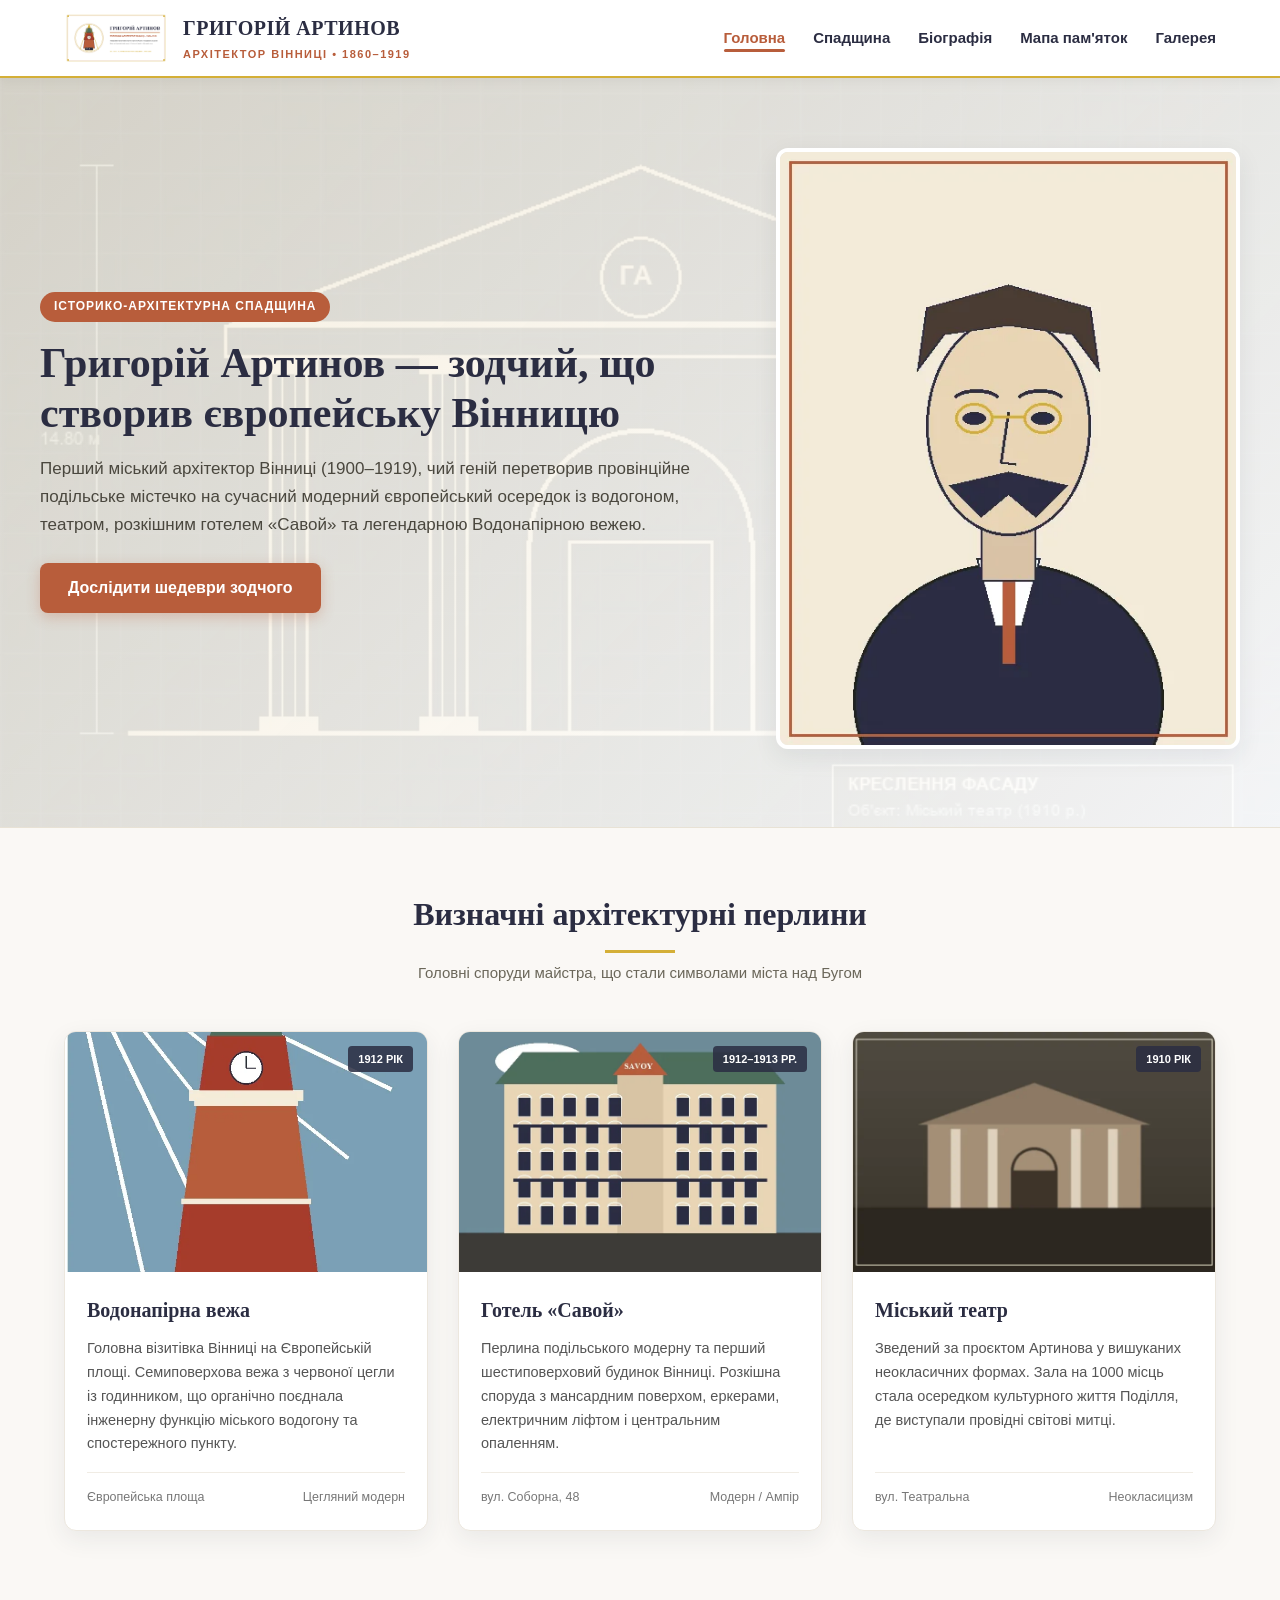
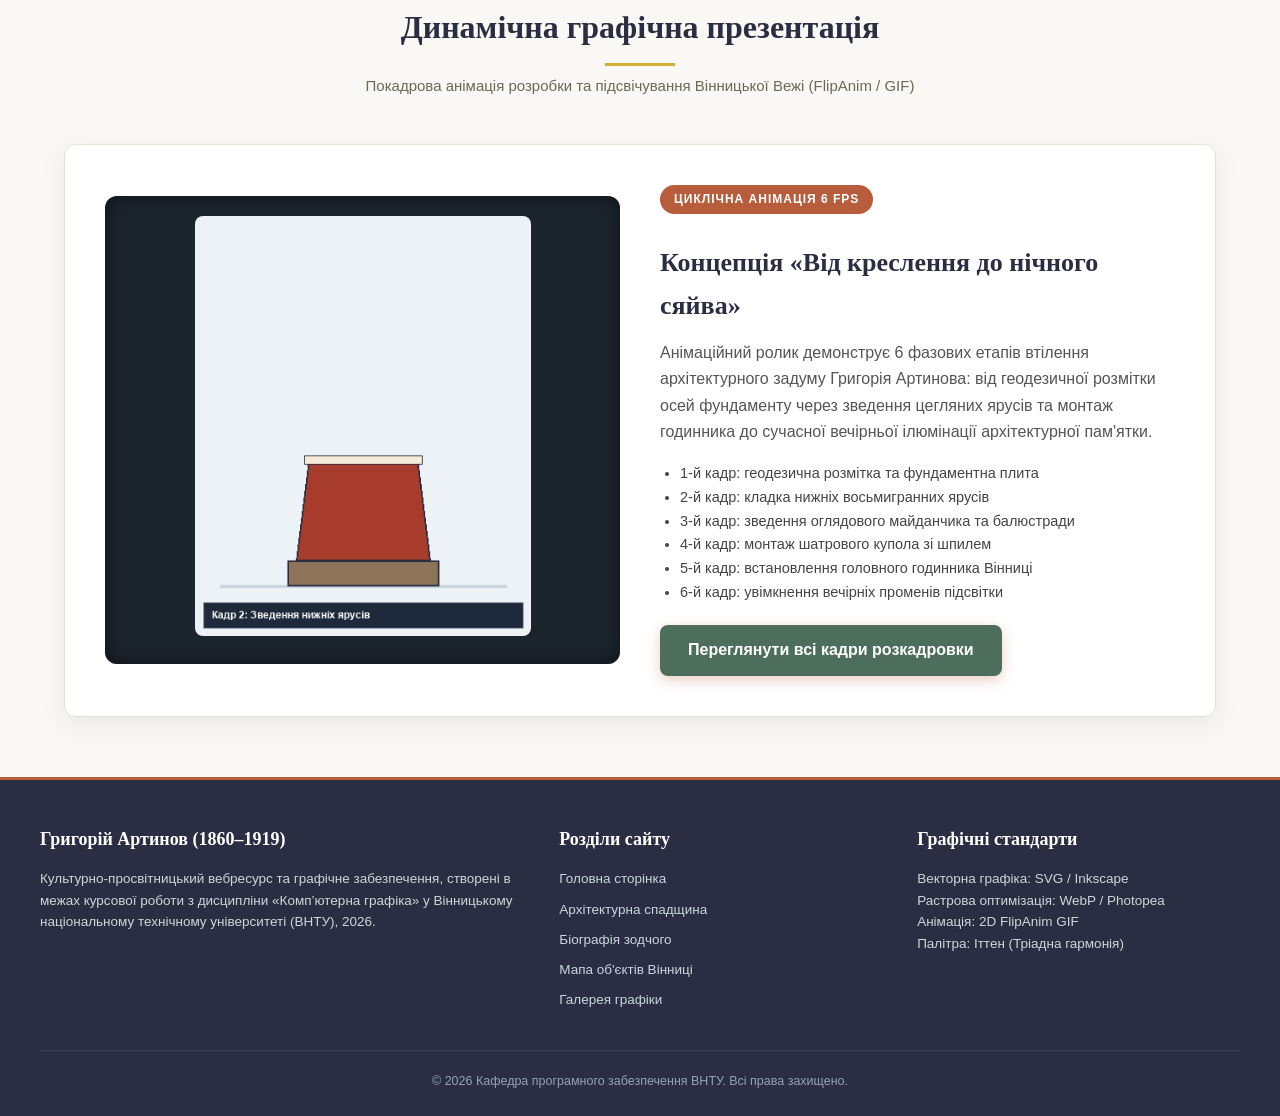
<file: index.html>
<!DOCTYPE html>
<html lang="uk">
<head>
  <meta charset="UTF-8">
  <meta name="viewport" content="width=device-width, initial-scale=1.0">
  <title>Григорій Артинов — перший міський архітектор Вінниці</title>
  <link rel="stylesheet" href="css/style.css">
</head>
<body>
  <header>
    <div class="nav-container">
      <a href="index.html" class="logo-link">
        <img src="img/logo.png" alt="Логотип Григорій Артинов" class="logo-img">
        <div>
          <div class="logo-text">ГРИГОРІЙ АРТИНОВ</div>
          <div class="logo-sub">Архітектор Вінниці • 1860–1919</div>
        </div>
      </a>
      <nav>
        <ul>
          <li><a href="index.html" class="active">Головна</a></li>
          <li><a href="pages/heritage.html">Спадщина</a></li>
          <li><a href="pages/biography.html">Біографія</a></li>
          <li><a href="pages/map.html">Мапа пам'яток</a></li>
          <li><a href="pages/gallery.html">Галерея</a></li>
        </ul>
      </nav>
    </div>
  </header>

  <section class="hero">
    <div class="hero-inner">
      <div class="hero-content">
        <span class="hero-badge">Історико-архітектурна спадщина</span>
        <h1>Григорій Артинов — зодчий, що створив європейську Вінницю</h1>
        <p>
          Перший міський архітектор Вінниці (1900–1919), чий геній перетворив провінційне подільське містечко
          на сучасний модерний європейський осередок із водогоном, театром, розкішним готелем «Савой»
          та легендарною Водонапірною вежею.
        </p>
        <a href="pages/heritage.html" class="hero-btn">Дослідити шедеври зодчого</a>
      </div>
      <div class="hero-media">
        <img src="img/artynov-portrait.webp" srcset="img/artynov-portrait.webp 1x, img/artynov-portrait.webp 2x" alt="Векторний портрет Григорія Артинова" class="hero-img" fetchpriority="high">
      </div>
    </div>
  </section>

  <main class="container">
    <div class="section-header">
      <h2 class="section-title">Визначні архітектурні перлини</h2>
      <p class="section-subtitle">Головні споруди майстра, що стали символами міста над Бугом</p>
    </div>

    <div class="grid-3">
      <div class="card">
        <div class="card-img-wrap">
          <img src="img/water-tower.webp" srcset="img/water-tower.webp 1x, img/water-tower.webp 2x" alt="Вінницька Водонапірна Вежа" loading="lazy">
          <span class="card-tag">1912 рік</span>
        </div>
        <div class="card-body">
          <h3 class="card-title">Водонапірна вежа</h3>
          <p class="card-text">
            Головна візитівка Вінниці на Європейській площі. Семиповерхова вежа з червоної цегли із годинником,
            що органічно поєднала інженерну функцію міського водогону та спостережного пункту.
          </p>
          <div class="card-footer">
            <span>Європейська площа</span>
            <span>Цегляний модерн</span>
          </div>
        </div>
      </div>

      <div class="card">
        <div class="card-img-wrap">
          <img src="img/savoy-hotel.webp" srcset="img/savoy-hotel.webp 1x, img/savoy-hotel.webp 2x" alt="Готель Савой" loading="lazy">
          <span class="card-tag">1912–1913 рр.</span>
        </div>
        <div class="card-body">
          <h3 class="card-title">Готель «Савой»</h3>
          <p class="card-text">
            Перлина подільського модерну та перший шестиповерховий будинок Вінниці. Розкішна споруда з мансардним
            поверхом, еркерами, електричним ліфтом і центральним опаленням.
          </p>
          <div class="card-footer">
            <span>вул. Соборна, 48</span>
            <span>Модерн / Ампір</span>
          </div>
        </div>
      </div>

      <div class="card">
        <div class="card-img-wrap">
          <img src="img/city-theatre.webp" srcset="img/city-theatre.webp 1x, img/city-theatre.webp 2x" alt="Вінницький міський театр" loading="lazy">
          <span class="card-tag">1910 рік</span>
        </div>
        <div class="card-body">
          <h3 class="card-title">Міський театр</h3>
          <p class="card-text">
            Зведений за проєктом Артинова у вишуканих неокласичних формах. Зала на 1000 місць стала осередком
            культурного життя Поділля, де виступали провідні світові митці.
          </p>
          <div class="card-footer">
            <span>вул. Театральна</span>
            <span>Неокласицизм</span>
          </div>
        </div>
      </div>
    </div>

    <div style="margin-top: 70px;">
      <div class="section-header">
        <h2 class="section-title">Динамічна графічна презентація</h2>
        <p class="section-subtitle">Покадрова анімація розробки та підсвічування Вінницької Вежі (FlipAnim / GIF)</p>
      </div>

      <div class="animation-showcase">
        <div class="anim-img-box">
          <img src="img/tower-animation.gif" alt="Покадрова анімація будівництва Вінницької Вежі">
        </div>
        <div>
          <span class="hero-badge">Циклічна анімація 6 FPS</span>
          <h3 style="font-family: var(--font-serif); font-size: 26px; margin: 12px 0;">Концепція «Від креслення до нічного сяйва»</h3>
          <p style="margin-bottom: 16px; color: #555;">
            Анімаційний ролик демонструє 6 фазових етапів втілення архітектурного задуму Григорія Артинова:
            від геодезичної розмітки осей фундаменту через зведення цегляних ярусів та монтаж годинника
            до сучасної вечірньої ілюмінації архітектурної пам'ятки.
          </p>
          <ul style="margin-left: 20px; color: #444; font-size: 14.5px; margin-bottom: 20px;">
            <li>1-й кадр: геодезична розмітка та фундаментна плита</li>
            <li>2-й кадр: кладка нижніх восьмигранних ярусів</li>
            <li>3-й кадр: зведення оглядового майданчика та балюстради</li>
            <li>4-й кадр: монтаж шатрового купола зі шпилем</li>
            <li>5-й кадр: встановлення головного годинника Вінниці</li>
            <li>6-й кадр: увімкнення вечірніх променів підсвітки</li>
          </ul>
          <a href="pages/gallery.html" class="hero-btn" style="background: var(--color-accent-green);">Переглянути всі кадри розкадровки</a>
        </div>
      </div>
    </div>
  </main>

  <footer>
    <div class="footer-inner">
      <div class="footer-col">
        <h3>Григорій Артинов (1860–1919)</h3>
        <p>
          Культурно-просвітницький вебресурс та графічне забезпечення, створені в межах курсової роботи
          з дисципліни «Комп’ютерна графіка» у Вінницькому національному технічному університеті (ВНТУ), 2026.
        </p>
      </div>
      <div class="footer-col">
        <h3>Розділи сайту</h3>
        <ul>
          <li><a href="index.html">Головна сторінка</a></li>
          <li><a href="pages/heritage.html">Архітектурна спадщина</a></li>
          <li><a href="pages/biography.html">Біографія зодчого</a></li>
          <li><a href="pages/map.html">Мапа об'єктів Вінниці</a></li>
          <li><a href="pages/gallery.html">Галерея графіки</a></li>
        </ul>
      </div>
      <div class="footer-col">
        <h3>Графічні стандарти</h3>
        <p>
          Векторна графіка: SVG / Inkscape<br>
          Растрова оптимізація: WebP / Photopea<br>
          Анімація: 2D FlipAnim GIF<br>
          Палітра: Іттен (Тріадна гармонія)
        </p>
      </div>
    </div>
    <div class="footer-bottom">
      © 2026 Кафедра програмного забезпечення ВНТУ. Всі права захищено.
    </div>
  </footer>

  <script src="js/main.js"></script>
</body>
</html>
</file>
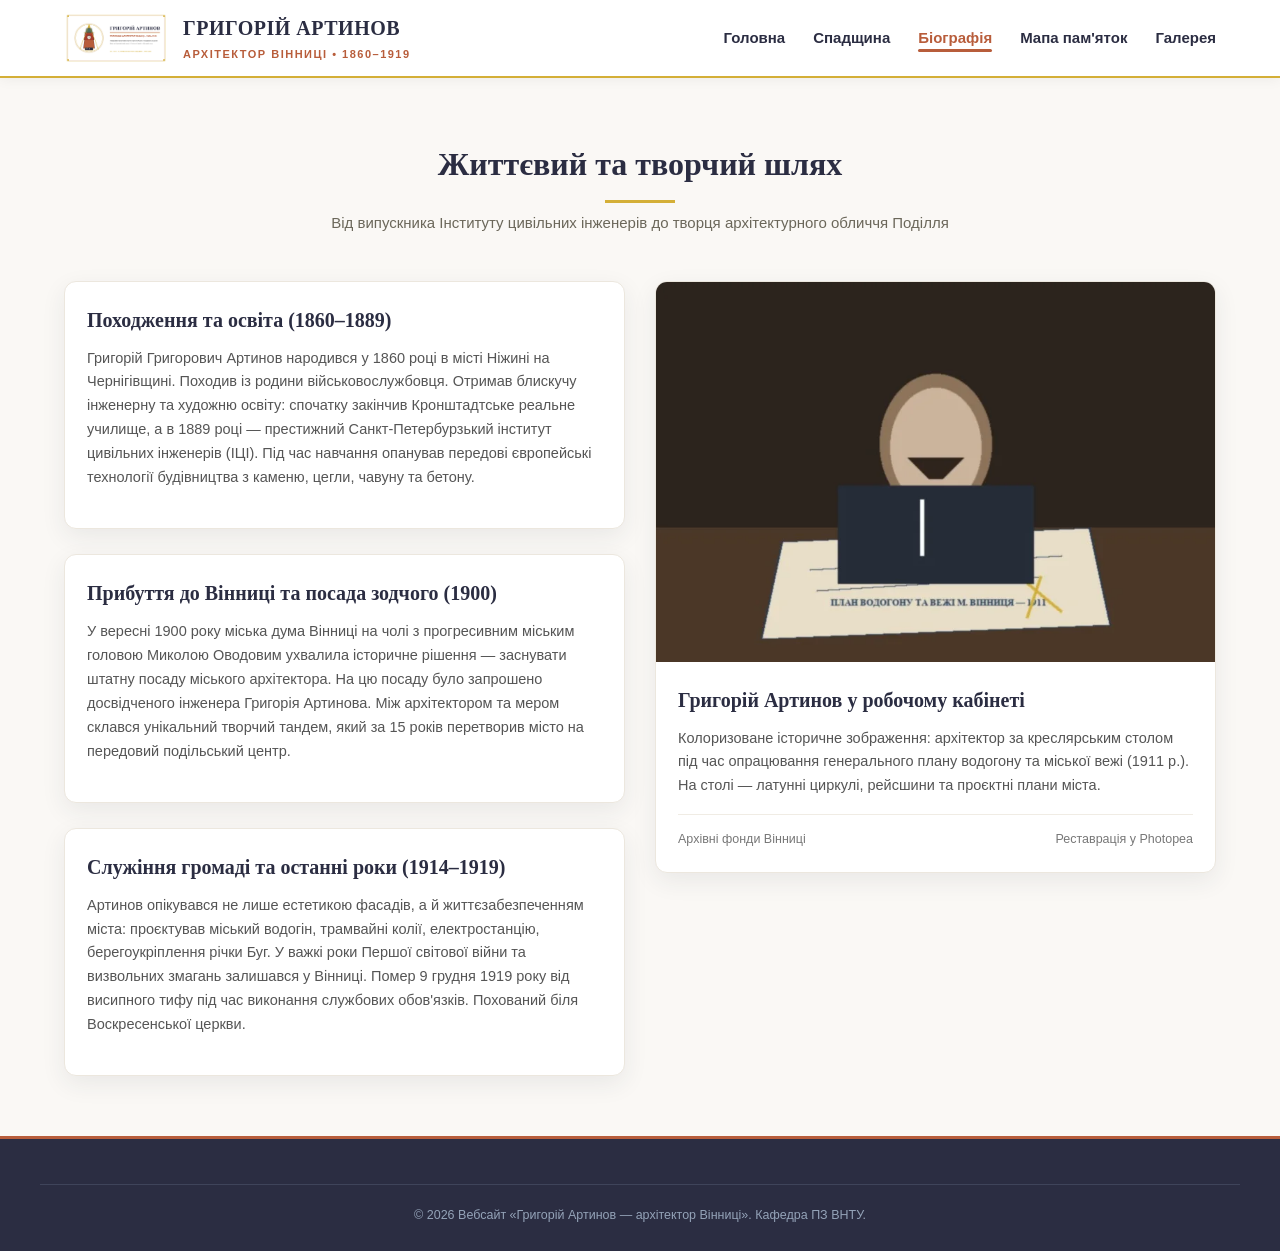
<file: pages/biography.html>
<!DOCTYPE html>
<html lang="uk">
<head>
  <meta charset="UTF-8">
  <meta name="viewport" content="width=device-width, initial-scale=1.0">
  <title>Біографія — Григорій Артинов</title>
  <link rel="stylesheet" href="../css/style.css">
</head>
<body>
  <header>
    <div class="nav-container">
      <a href="../index.html" class="logo-link">
        <img src="../img/logo.png" alt="Логотип" class="logo-img">
        <div>
          <div class="logo-text">ГРИГОРІЙ АРТИНОВ</div>
          <div class="logo-sub">Архітектор Вінниці • 1860–1919</div>
        </div>
      </a>
      <nav>
        <ul>
          <li><a href="../index.html">Головна</a></li>
          <li><a href="heritage.html">Спадщина</a></li>
          <li><a href="biography.html" class="active">Біографія</a></li>
          <li><a href="map.html">Мапа пам'яток</a></li>
          <li><a href="gallery.html">Галерея</a></li>
        </ul>
      </nav>
    </div>
  </header>

  <main class="container">
    <div class="section-header">
      <h1 class="section-title">Життєвий та творчий шлях</h1>
      <p class="section-subtitle">Від випускника Інституту цивільних інженерів до творця архітектурного обличчя Поділля</p>
    </div>

    <div class="grid-2" style="align-items: start;">
      <div>
        <div class="card" style="margin-bottom: 25px;">
          <div class="card-body">
            <h2 class="card-title">Походження та освіта (1860–1889)</h2>
            <p class="card-text">
              Григорій Григорович Артинов народився у 1860 році в місті Ніжині на Чернігівщині. Походив із родини військовослужбовця.
              Отримав блискучу інженерну та художню освіту: спочатку закінчив Кронштадтське реальне училище, а в 1889 році — престижний
              Санкт-Петербурзький інститут цивільних інженерів (ІЦІ). Під час навчання опанував передові європейські технології
              будівництва з каменю, цегли, чавуну та бетону.
            </p>
          </div>
        </div>

        <div class="card" style="margin-bottom: 25px;">
          <div class="card-body">
            <h2 class="card-title">Прибуття до Вінниці та посада зодчого (1900)</h2>
            <p class="card-text">
              У вересні 1900 року міська дума Вінниці на чолі з прогресивним міським головою Миколою Оводовим ухвалила історичне рішення —
              заснувати штатну посаду міського архітектора. На цю посаду було запрошено досвідченого інженера Григорія Артинова.
              Між архітектором та мером склався унікальний творчий тандем, який за 15 років перетворив місто на передовий подільський центр.
            </p>
          </div>
        </div>

        <div class="card">
          <div class="card-body">
            <h2 class="card-title">Служіння громаді та останні роки (1914–1919)</h2>
            <p class="card-text">
              Артинов опікувався не лише естетикою фасадів, а й життєзабезпеченням міста: проєктував міський водогін, трамвайні колії,
              електростанцію, берегоукріплення річки Буг. У важкі роки Першої світової війни та визвольних змагань залишався у Вінниці.
              Помер 9 грудня 1919 року від висипного тифу під час виконання службових обов'язків. Похований біля Воскресенської церкви.
            </p>
          </div>
        </div>
      </div>

      <div>
        <div class="card">
          <div class="card-img-wrap" style="height: 380px;">
            <img src="../img/artynov-studio.webp" alt="Григорій Артинов у кабінеті" loading="lazy">
          </div>
          <div class="card-body">
            <h3 class="card-title">Григорій Артинов у робочому кабінеті</h3>
            <p class="card-text">
              Колоризоване історичне зображення: архітектор за креслярським столом під час опрацювання генерального плану
              водогону та міської вежі (1911 р.). На столі — латунні циркулі, рейсшини та проєктні плани міста.
            </p>
            <div class="card-footer">
              <span>Архівні фонди Вінниці</span>
              <span>Реставрація у Photopea</span>
            </div>
          </div>
        </div>
      </div>
    </div>
  </main>

  <footer>
    <div class="footer-bottom">
      © 2026 Вебсайт «Григорій Артинов — архітектор Вінниці». Кафедра ПЗ ВНТУ.
    </div>
  </footer>
</body>
</html>
</file>
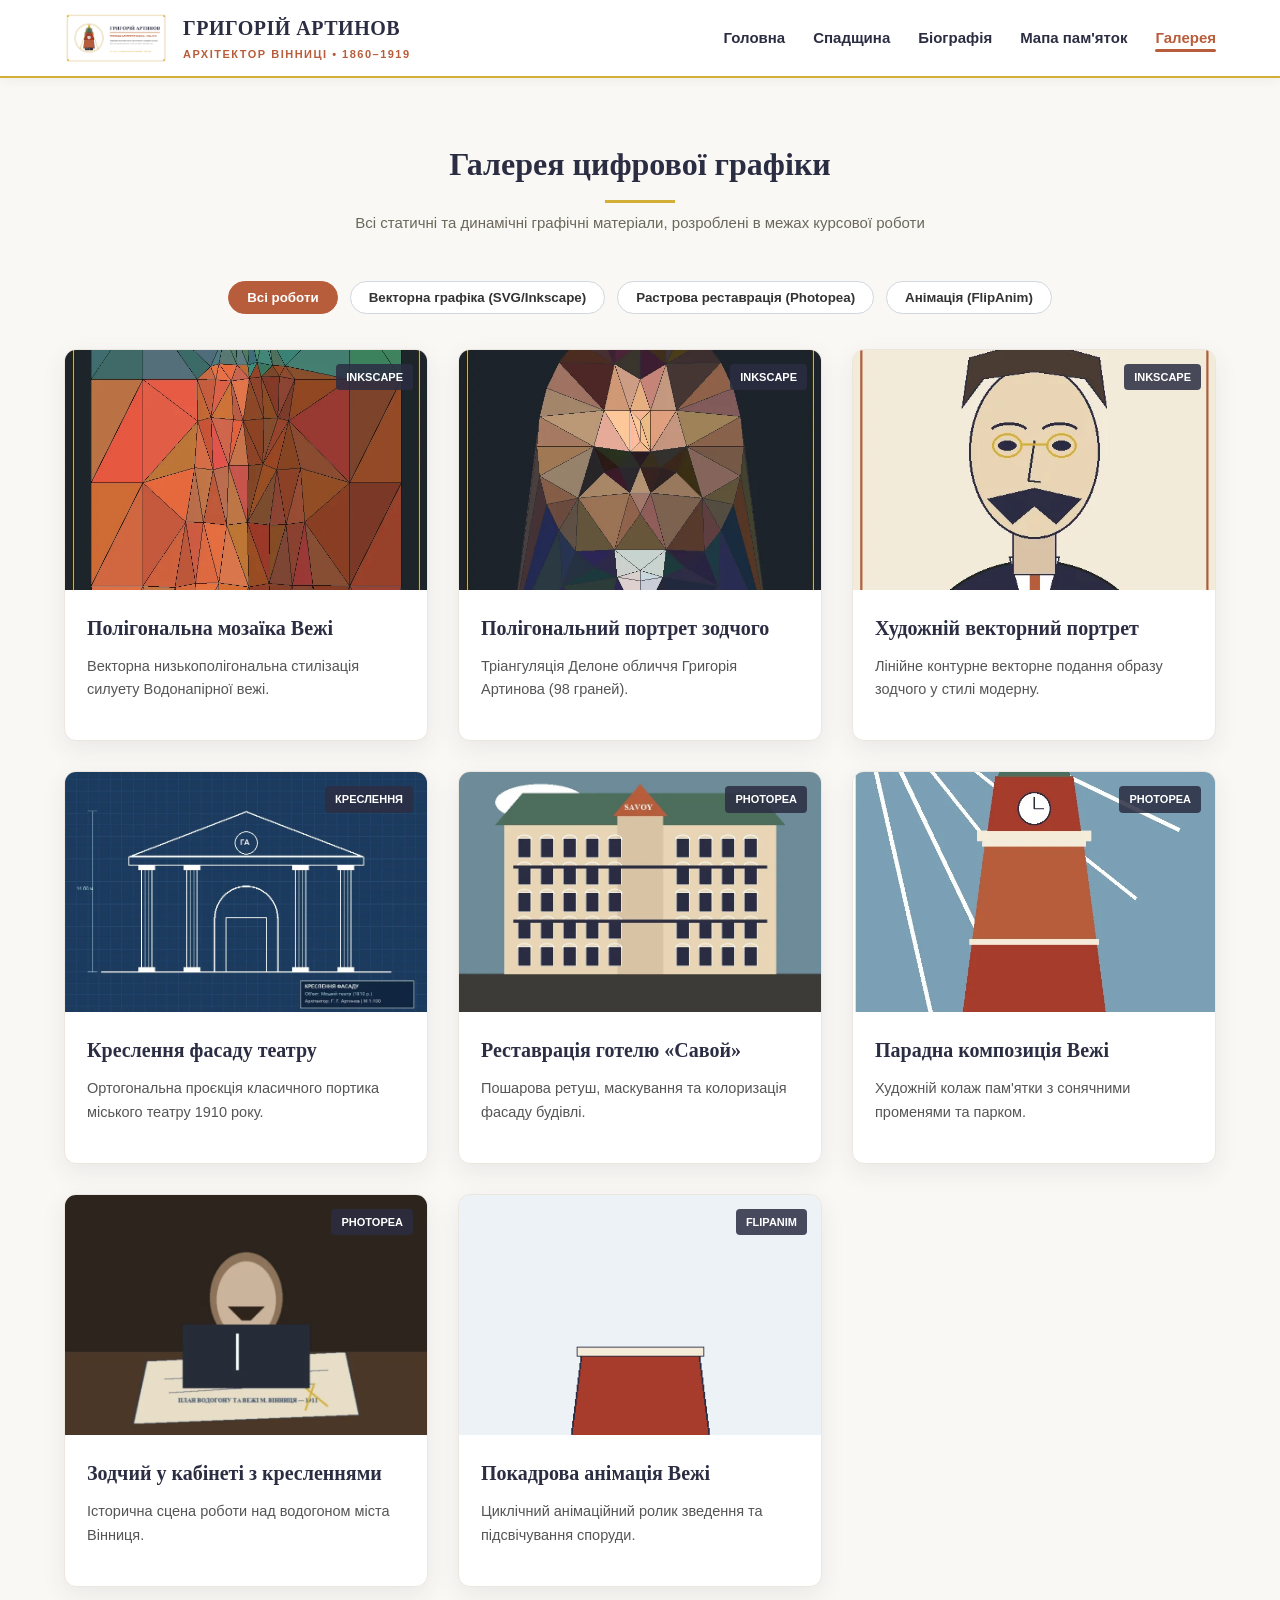
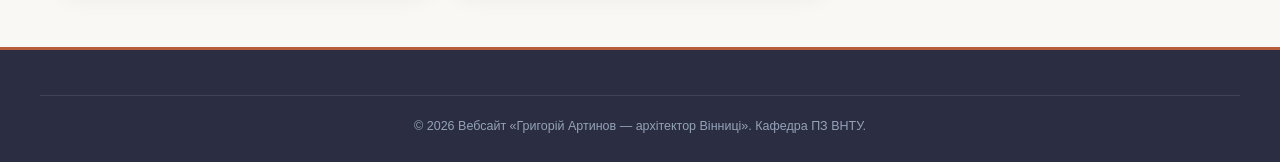
<file: pages/gallery.html>
<!DOCTYPE html>
<html lang="uk">
<head>
  <meta charset="UTF-8">
  <meta name="viewport" content="width=device-width, initial-scale=1.0">
  <title>Галерея графіки — Григорій Артинов</title>
  <link rel="stylesheet" href="../css/style.css">
  <style>
    .filter-bar {
      display: flex;
      justify-content: center;
      gap: 12px;
      margin-bottom: 35px;
      flex-wrap: wrap;
    }
    .filter-btn {
      background: #FFF;
      border: 1px solid #D0D7DE;
      padding: 8px 18px;
      border-radius: 20px;
      font-weight: 600;
      color: #333;
      cursor: pointer;
      transition: all 0.2s;
    }
    .filter-btn.active, .filter-btn:hover {
      background: var(--color-primary);
      color: #FFF;
      border-color: var(--color-primary);
    }
  </style>
</head>
<body>
  <header>
    <div class="nav-container">
      <a href="../index.html" class="logo-link">
        <img src="../img/logo.png" alt="Логотип" class="logo-img">
        <div>
          <div class="logo-text">ГРИГОРІЙ АРТИНОВ</div>
          <div class="logo-sub">Архітектор Вінниці • 1860–1919</div>
        </div>
      </a>
      <nav>
        <ul>
          <li><a href="../index.html">Головна</a></li>
          <li><a href="heritage.html">Спадщина</a></li>
          <li><a href="biography.html">Біографія</a></li>
          <li><a href="map.html">Мапа пам'яток</a></li>
          <li><a href="gallery.html" class="active">Галерея</a></li>
        </ul>
      </nav>
    </div>
  </header>

  <main class="container">
    <div class="section-header">
      <h1 class="section-title">Галерея цифрової графіки</h1>
      <p class="section-subtitle">Всі статичні та динамічні графічні матеріали, розроблені в межах курсової роботи</p>
    </div>

    <div class="filter-bar">
      <button class="filter-btn active" data-filter="all">Всі роботи</button>
      <button class="filter-btn" data-filter="vector">Векторна графіка (SVG/Inkscape)</button>
      <button class="filter-btn" data-filter="raster">Растрова реставрація (Photopea)</button>
      <button class="filter-btn" data-filter="anim">Анімація (FlipAnim)</button>
    </div>

    <div class="grid-3" id="gallery-grid">
      <div class="card gallery-card" data-cat="vector">
        <div class="card-img-wrap">
          <img src="../img/mosaic-tower.webp" alt="Мозаїка Вежі">
          <span class="card-tag">Inkscape</span>
        </div>
        <div class="card-body">
          <h3 class="card-title">Полігональна мозаїка Вежі</h3>
          <p class="card-text">Векторна низькополігональна стилізація силуету Водонапірної вежі.</p>
        </div>
      </div>

      <div class="card gallery-card" data-cat="vector">
        <div class="card-img-wrap">
          <img src="../img/mosaic-portrait.webp" alt="Полігональний портрет">
          <span class="card-tag">Inkscape</span>
        </div>
        <div class="card-body">
          <h3 class="card-title">Полігональний портрет зодчого</h3>
          <p class="card-text">Тріангуляція Делоне обличчя Григорія Артинова (98 граней).</p>
        </div>
      </div>

      <div class="card gallery-card" data-cat="vector">
        <div class="card-img-wrap">
          <img src="../img/artynov-portrait.webp" alt="Векторний портрет">
          <span class="card-tag">Inkscape</span>
        </div>
        <div class="card-body">
          <h3 class="card-title">Художній векторний портрет</h3>
          <p class="card-text">Лінійне контурне векторне подання образу зодчого у стилі модерну.</p>
        </div>
      </div>

      <div class="card gallery-card" data-cat="vector">
        <div class="card-img-wrap">
          <img src="../img/blueprint-facade.webp" alt="Креслення фасаду театру">
          <span class="card-tag">Креслення</span>
        </div>
        <div class="card-body">
          <h3 class="card-title">Креслення фасаду театру</h3>
          <p class="card-text">Ортогональна проєкція класичного портика міського театру 1910 року.</p>
        </div>
      </div>

      <div class="card gallery-card" data-cat="raster">
        <div class="card-img-wrap">
          <img src="../img/savoy-hotel.webp" alt="Готель Савой">
          <span class="card-tag">Photopea</span>
        </div>
        <div class="card-body">
          <h3 class="card-title">Реставрація готелю «Савой»</h3>
          <p class="card-text">Пошарова ретуш, маскування та колоризація фасаду будівлі.</p>
        </div>
      </div>

      <div class="card gallery-card" data-cat="raster">
        <div class="card-img-wrap">
          <img src="../img/water-tower.webp" alt="Вінницька Вежа">
          <span class="card-tag">Photopea</span>
        </div>
        <div class="card-body">
          <h3 class="card-title">Парадна композиція Вежі</h3>
          <p class="card-text">Художній колаж пам'ятки з сонячними променями та парком.</p>
        </div>
      </div>

      <div class="card gallery-card" data-cat="raster">
        <div class="card-img-wrap">
          <img src="../img/artynov-studio.webp" alt="Артинов у студії">
          <span class="card-tag">Photopea</span>
        </div>
        <div class="card-body">
          <h3 class="card-title">Зодчий у кабінеті з кресленнями</h3>
          <p class="card-text">Історична сцена роботи над водогоном міста Вінниця.</p>
        </div>
      </div>

      <div class="card gallery-card" data-cat="anim">
        <div class="card-img-wrap">
          <img src="../img/tower-animation.gif" alt="Анімація Вежі">
          <span class="card-tag">FlipAnim</span>
        </div>
        <div class="card-body">
          <h3 class="card-title">Покадрова анімація Вежі</h3>
          <p class="card-text">Циклічний анімаційний ролик зведення та підсвічування споруди.</p>
        </div>
      </div>
    </div>
  </main>

  <footer>
    <div class="footer-bottom">
      © 2026 Вебсайт «Григорій Артинов — архітектор Вінниці». Кафедра ПЗ ВНТУ.
    </div>
  </footer>

  <script src="../js/main.js"></script>
</body>
</html>
</file>
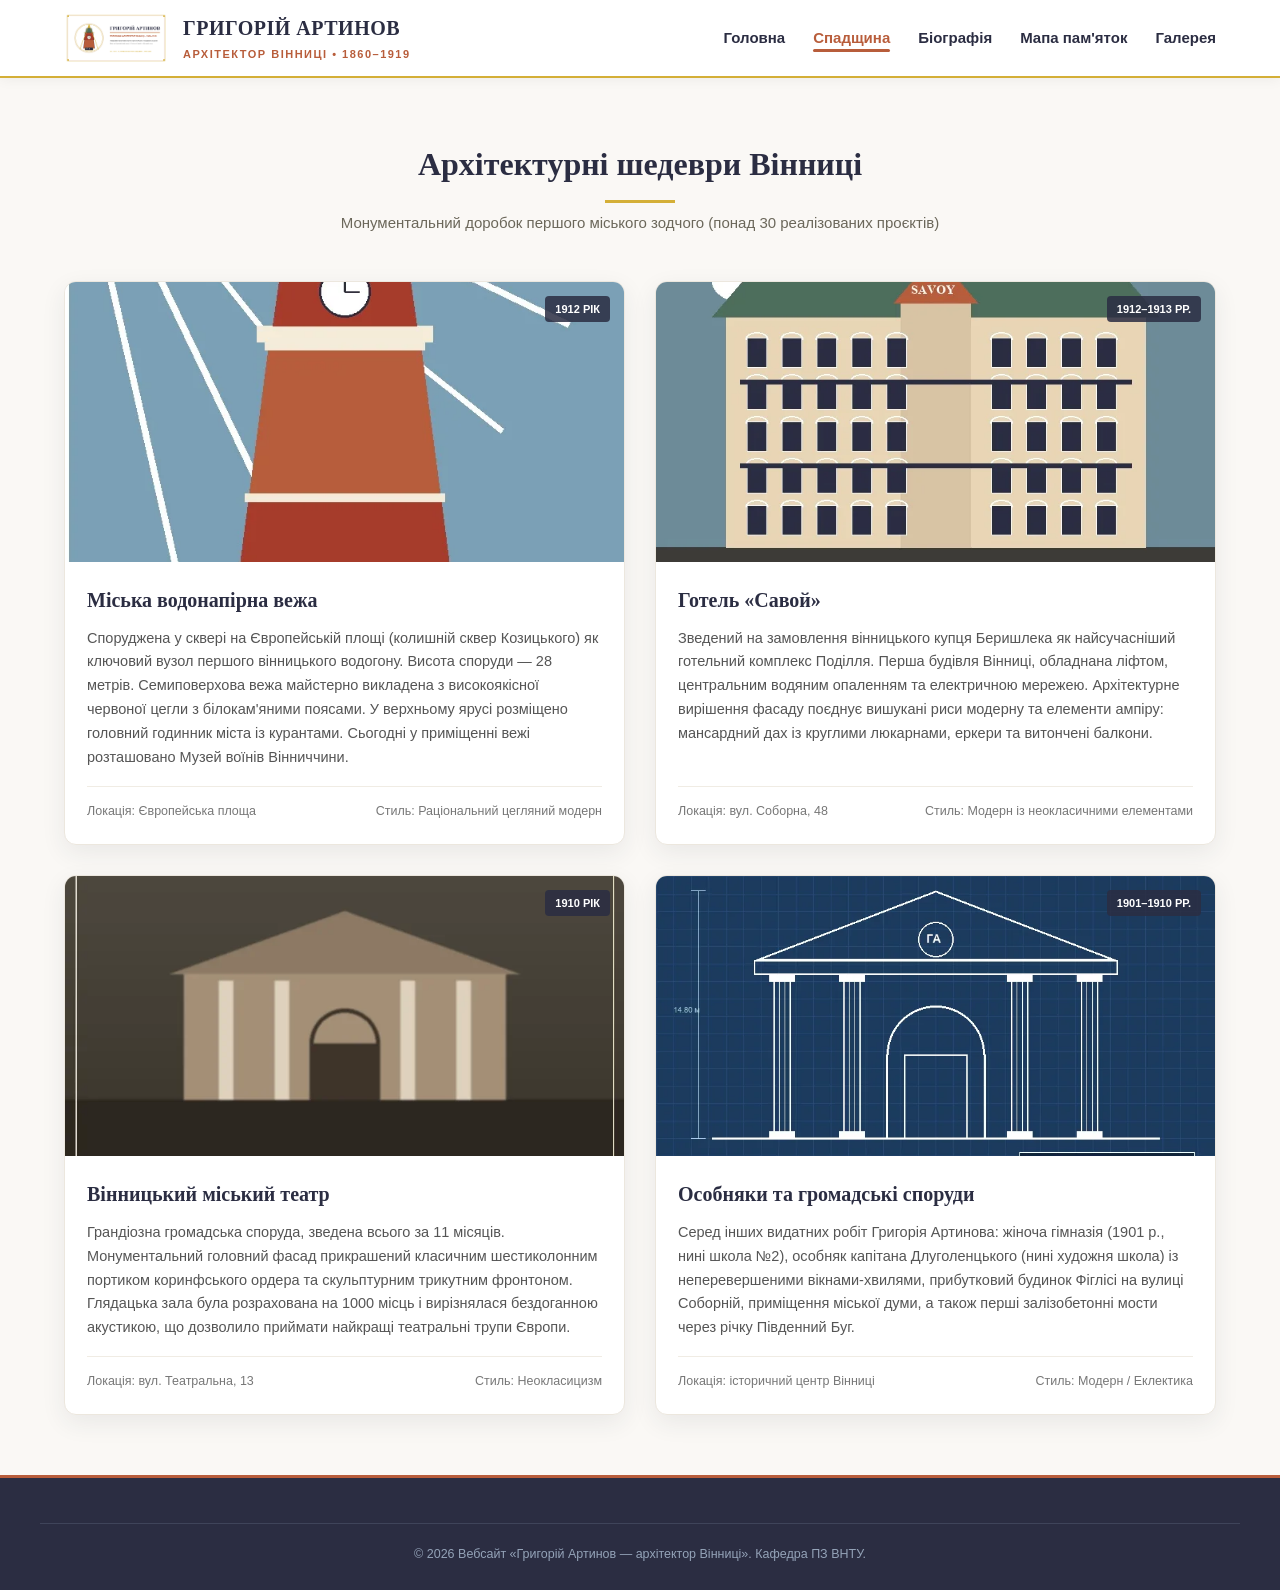
<file: pages/heritage.html>
<!DOCTYPE html>
<html lang="uk">
<head>
  <meta charset="UTF-8">
  <meta name="viewport" content="width=device-width, initial-scale=1.0">
  <title>Архітектурна спадщина — Григорій Артинов</title>
  <link rel="stylesheet" href="../css/style.css">
</head>
<body>
  <header>
    <div class="nav-container">
      <a href="../index.html" class="logo-link">
        <img src="../img/logo.png" alt="Логотип" class="logo-img">
        <div>
          <div class="logo-text">ГРИГОРІЙ АРТИНОВ</div>
          <div class="logo-sub">Архітектор Вінниці • 1860–1919</div>
        </div>
      </a>
      <nav>
        <ul>
          <li><a href="../index.html">Головна</a></li>
          <li><a href="heritage.html" class="active">Спадщина</a></li>
          <li><a href="biography.html">Біографія</a></li>
          <li><a href="map.html">Мапа пам'яток</a></li>
          <li><a href="gallery.html">Галерея</a></li>
        </ul>
      </nav>
    </div>
  </header>

  <main class="container">
    <div class="section-header">
      <h1 class="section-title">Архітектурні шедеври Вінниці</h1>
      <p class="section-subtitle">Монументальний доробок першого міського зодчого (понад 30 реалізованих проєктів)</p>
    </div>

    <div class="grid-2">
      <div class="card">
        <div class="card-img-wrap" style="height: 280px;">
          <img src="../img/water-tower.webp" srcset="../img/water-tower.webp 1x, ../img/water-tower.webp 2x" alt="Водонапірна вежа" loading="lazy">
          <span class="card-tag">1912 рік</span>
        </div>
        <div class="card-body">
          <h2 class="card-title">Міська водонапірна вежа</h2>
          <p class="card-text">
            Споруджена у сквері на Європейській площі (колишній сквер Козицького) як ключовий вузол першого вінницького водогону.
            Висота споруди — 28 метрів. Семиповерхова вежа майстерно викладена з високоякісної червоної цегли з білокам'яними поясами.
            У верхньому ярусі розміщено головний годинник міста із курантами. Сьогодні у приміщенні вежі розташовано Музей воїнів Вінниччини.
          </p>
          <div class="card-footer">
            <span>Локація: Європейська площа</span>
            <span>Стиль: Раціональний цегляний модерн</span>
          </div>
        </div>
      </div>

      <div class="card">
        <div class="card-img-wrap" style="height: 280px;">
          <img src="../img/savoy-hotel.webp" srcset="../img/savoy-hotel.webp 1x, ../img/savoy-hotel.webp 2x" alt="Готель Савой" loading="lazy">
          <span class="card-tag">1912–1913 рр.</span>
        </div>
        <div class="card-body">
          <h2 class="card-title">Готель «Савой»</h2>
          <p class="card-text">
            Зведений на замовлення вінницького купця Беришлека як найсучасніший готельний комплекс Поділля. Перша будівля Вінниці,
            обладнана ліфтом, центральним водяним опаленням та електричною мережею. Архітектурне вирішення фасаду поєднує вишукані
            риси модерну та елементи ампіру: мансардний дах із круглими люкарнами, еркери та витончені балкони.
          </p>
          <div class="card-footer">
            <span>Локація: вул. Соборна, 48</span>
            <span>Стиль: Модерн із неокласичними елементами</span>
          </div>
        </div>
      </div>

      <div class="card">
        <div class="card-img-wrap" style="height: 280px;">
          <img src="../img/city-theatre.webp" alt="Вінницький театр" loading="lazy">
          <span class="card-tag">1910 рік</span>
        </div>
        <div class="card-body">
          <h2 class="card-title">Вінницький міський театр</h2>
          <p class="card-text">
            Грандіозна громадська споруда, зведена всього за 11 місяців. Монументальний головний фасад прикрашений класичним шестиколонним
            портиком коринфського ордера та скульптурним трикутним фронтоном. Глядацька зала була розрахована на 1000 місць і вирізнялася
            бездоганною акустикою, що дозволило приймати найкращі театральні трупи Європи.
          </p>
          <div class="card-footer">
            <span>Локація: вул. Театральна, 13</span>
            <span>Стиль: Неокласицизм</span>
          </div>
        </div>
      </div>

      <div class="card">
        <div class="card-img-wrap" style="height: 280px;">
          <img src="../img/blueprint-facade.webp" alt="Креслення фасадів споруд Артинова" loading="lazy">
          <span class="card-tag">1901–1910 рр.</span>
        </div>
        <div class="card-body">
          <h2 class="card-title">Особняки та громадські споруди</h2>
          <p class="card-text">
            Серед інших видатних робіт Григорія Артинова: жіноча гімназія (1901 р., нині школа №2), особняк капітана Длуголенцького
            (нині художня школа) із неперевершеними вікнами-хвилями, прибутковий будинок Фіглісі на вулиці Соборній, приміщення
            міської думи, а також перші залізобетонні мости через річку Південний Буг.
          </p>
          <div class="card-footer">
            <span>Локація: історичний центр Вінниці</span>
            <span>Стиль: Модерн / Еклектика</span>
          </div>
        </div>
      </div>
    </div>
  </main>

  <footer>
    <div class="footer-bottom">
      © 2026 Вебсайт «Григорій Артинов — архітектор Вінниці». Кафедра ПЗ ВНТУ.
    </div>
  </footer>
</body>
</html>
</file>
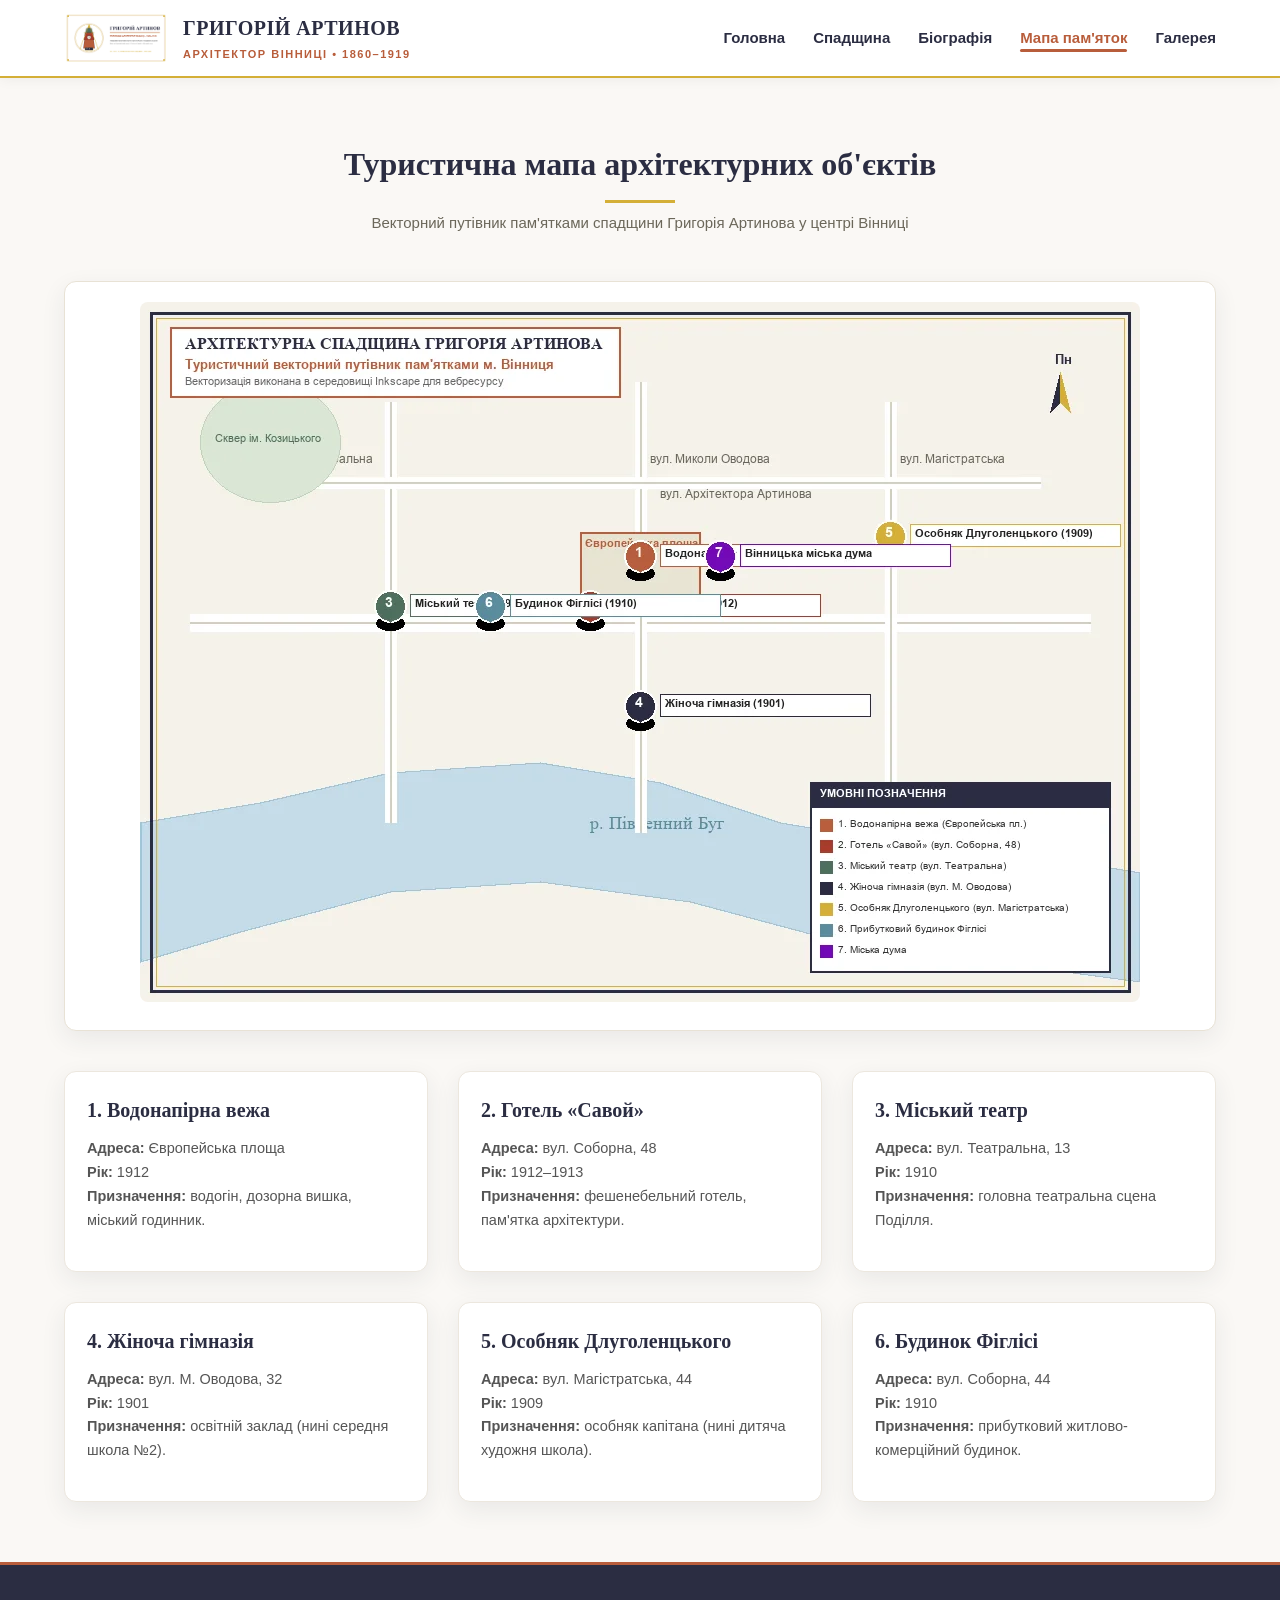
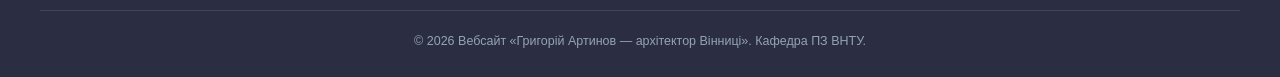
<file: pages/map.html>
<!DOCTYPE html>
<html lang="uk">
<head>
  <meta charset="UTF-8">
  <meta name="viewport" content="width=device-width, initial-scale=1.0">
  <title>Мапа пам'яток Артинова — Вінниця</title>
  <link rel="stylesheet" href="../css/style.css">
</head>
<body>
  <header>
    <div class="nav-container">
      <a href="../index.html" class="logo-link">
        <img src="../img/logo.png" alt="Логотип" class="logo-img">
        <div>
          <div class="logo-text">ГРИГОРІЙ АРТИНОВ</div>
          <div class="logo-sub">Архітектор Вінниці • 1860–1919</div>
        </div>
      </a>
      <nav>
        <ul>
          <li><a href="../index.html">Головна</a></li>
          <li><a href="heritage.html">Спадщина</a></li>
          <li><a href="biography.html">Біографія</a></li>
          <li><a href="map.html" class="active">Мапа пам'яток</a></li>
          <li><a href="gallery.html">Галерея</a></li>
        </ul>
      </nav>
    </div>
  </header>

  <main class="container">
    <div class="section-header">
      <h1 class="section-title">Туристична мапа архітектурних об'єктів</h1>
      <p class="section-subtitle">Векторний путівник пам'ятками спадщини Григорія Артинова у центрі Вінниці</p>
    </div>

    <div class="map-wrap">
      <img src="../img/vinnytsia-map.webp" alt="Туристична векторна мапа пам'яток Артинова у Вінниці">
    </div>

    <div style="margin-top: 40px;" class="grid-3">
      <div class="card">
        <div class="card-body">
          <h3 class="card-title">1. Водонапірна вежа</h3>
          <p class="card-text"><b>Адреса:</b> Європейська площа<br><b>Рік:</b> 1912<br><b>Призначення:</b> водогін, дозорна вишка, міський годинник.</p>
        </div>
      </div>
      <div class="card">
        <div class="card-body">
          <h3 class="card-title">2. Готель «Савой»</h3>
          <p class="card-text"><b>Адреса:</b> вул. Соборна, 48<br><b>Рік:</b> 1912–1913<br><b>Призначення:</b> фешенебельний готель, пам'ятка архітектури.</p>
        </div>
      </div>
      <div class="card">
        <div class="card-body">
          <h3 class="card-title">3. Міський театр</h3>
          <p class="card-text"><b>Адреса:</b> вул. Театральна, 13<br><b>Рік:</b> 1910<br><b>Призначення:</b> головна театральна сцена Поділля.</p>
        </div>
      </div>
      <div class="card">
        <div class="card-body">
          <h3 class="card-title">4. Жіноча гімназія</h3>
          <p class="card-text"><b>Адреса:</b> вул. М. Оводова, 32<br><b>Рік:</b> 1901<br><b>Призначення:</b> освітній заклад (нині середня школа №2).</p>
        </div>
      </div>
      <div class="card">
        <div class="card-body">
          <h3 class="card-title">5. Особняк Длуголенцького</h3>
          <p class="card-text"><b>Адреса:</b> вул. Магістратська, 44<br><b>Рік:</b> 1909<br><b>Призначення:</b> особняк капітана (нині дитяча художня школа).</p>
        </div>
      </div>
      <div class="card">
        <div class="card-body">
          <h3 class="card-title">6. Будинок Фіглісі</h3>
          <p class="card-text"><b>Адреса:</b> вул. Соборна, 44<br><b>Рік:</b> 1910<br><b>Призначення:</b> прибутковий житлово-комерційний будинок.</p>
        </div>
      </div>
    </div>
  </main>

  <footer>
    <div class="footer-bottom">
      © 2026 Вебсайт «Григорій Артинов — архітектор Вінниці». Кафедра ПЗ ВНТУ.
    </div>
  </footer>
</body>
</html>
</file>
<file: css/style.css>
/* Стилі вебсайту «Григорій Артинов — архітектор Вінниці» */
:root {
  --color-primary: #B85D3B;     /* Теракотовий цегляний */
  --color-primary-dark: #8C3E23;
  --color-bg-warm: #F4EBD9;     /* Пісочно-кремовий */
  --color-text-dark: #2B2D42;   /* Графітово-антрацитовий */
  --color-accent-green: #4E6E5D;/* Патинний оливковий */
  --color-gold: #D4AF37;        /* Золотисто-бронзовий */
  --color-white: #FFFFFF;
  --color-card-bg: #FFFFFF;
  --font-serif: 'Times New Roman', Georgia, serif;
  --font-sans: 'Segoe UI', -apple-system, BlinkMacSystemFont, Roboto, sans-serif;
  --shadow-card: 0 8px 24px rgba(43, 45, 66, 0.08);
  --shadow-hover: 0 12px 32px rgba(184, 93, 59, 0.18);
  --radius-card: 12px;
  --transition: all 0.3s cubic-bezier(0.25, 0.8, 0.25, 1);
}

* {
  box-sizing: border-box;
  margin: 0;
  padding: 0;
}

body {
  font-family: var(--font-sans);
  background-color: #FAF8F5;
  color: var(--color-text-dark);
  line-height: 1.65;
  overflow-x: hidden;
}

/* Header & Navigation */
header {
  background: rgba(255, 255, 255, 0.95);
  backdrop-filter: blur(10px);
  border-bottom: 2px solid var(--color-gold);
  position: sticky;
  top: 0;
  z-index: 1000;
  box-shadow: 0 2px 12px rgba(0,0,0,0.05);
}

.nav-container {
  max-width: 1200px;
  margin: 0 auto;
  display: flex;
  align-items: center;
  justify-content: space-between;
  padding: 12px 24px;
}

.logo-link {
  display: flex;
  align-items: center;
  text-decoration: none;
  gap: 15px;
}

.logo-img {
  height: 52px;
  width: auto;
  border-radius: 6px;
}

.logo-text {
  font-family: var(--font-serif);
  font-size: 20px;
  font-weight: 700;
  color: var(--color-text-dark);
  letter-spacing: 0.5px;
}

.logo-sub {
  font-size: 11px;
  color: var(--color-primary);
  text-transform: uppercase;
  font-weight: 600;
  letter-spacing: 1.5px;
}

nav ul {
  display: flex;
  list-style: none;
  gap: 28px;
}

nav a {
  text-decoration: none;
  color: var(--color-text-dark);
  font-weight: 600;
  font-size: 15px;
  transition: var(--transition);
  position: relative;
  padding: 6px 0;
}

nav a:hover, nav a.active {
  color: var(--color-primary);
}

nav a.active::after {
  content: '';
  position: absolute;
  bottom: 0;
  left: 0;
  width: 100%;
  height: 3px;
  background: var(--color-primary);
  border-radius: 2px;
}

/* Hero Section */
.hero {
  background: linear-gradient(135deg, rgba(244, 235, 217, 0.85) 0%, rgba(255, 255, 255, 0.95) 100%), url('../img/blueprint-facade.webp') center/cover;
  padding: 70px 24px;
  border-bottom: 1px solid #E8E2D5;
}

.hero-inner {
  max-width: 1200px;
  margin: 0 auto;
  display: grid;
  grid-template-columns: 1.2fr 0.8fr;
  align-items: center;
  gap: 40px;
}

.hero-badge {
  display: inline-block;
  background: var(--color-primary);
  color: #FFF;
  font-size: 12px;
  font-weight: 700;
  padding: 5px 14px;
  border-radius: 30px;
  text-transform: uppercase;
  letter-spacing: 1px;
  margin-bottom: 16px;
}

.hero h1 {
  font-family: var(--font-serif);
  font-size: 42px;
  color: var(--color-text-dark);
  line-height: 1.2;
  margin-bottom: 16px;
}

.hero p {
  font-size: 17px;
  color: #4A473E;
  margin-bottom: 24px;
}

.hero-btn {
  display: inline-block;
  background: var(--color-primary);
  color: #FFF;
  font-weight: 600;
  padding: 12px 28px;
  border-radius: 8px;
  text-decoration: none;
  transition: var(--transition);
  box-shadow: 0 4px 14px rgba(184, 93, 59, 0.3);
}

.hero-btn:hover {
  background: var(--color-primary-dark);
  transform: translateY(-2px);
}

.hero-media {
  position: relative;
  text-align: center;
}

.hero-img {
  max-width: 100%;
  border-radius: var(--radius-card);
  box-shadow: var(--shadow-card);
  border: 4px solid #FFF;
}

/* Sections */
.container {
  max-width: 1200px;
  margin: 0 auto;
  padding: 60px 24px;
}

.section-header {
  text-align: center;
  margin-bottom: 45px;
}

.section-title {
  font-family: var(--font-serif);
  font-size: 32px;
  color: var(--color-text-dark);
  position: relative;
  display: inline-block;
  padding-bottom: 12px;
}

.section-title::after {
  content: '';
  position: absolute;
  bottom: 0;
  left: 50%;
  transform: translateX(-50%);
  width: 70px;
  height: 3px;
  background: var(--color-gold);
}

.section-subtitle {
  color: #6B675A;
  font-size: 15px;
  margin-top: 8px;
}

/* Card Grids */
.grid-3 {
  display: grid;
  grid-template-columns: repeat(auto-fit, minmax(320px, 1fr));
  gap: 30px;
}

.grid-2 {
  display: grid;
  grid-template-columns: repeat(auto-fit, minmax(450px, 1fr));
  gap: 30px;
}

.card {
  background: var(--color-card-bg);
  border-radius: var(--radius-card);
  overflow: hidden;
  box-shadow: var(--shadow-card);
  transition: var(--transition);
  border: 1px solid #ECE7DE;
  display: flex;
  flex-direction: column;
}

.card:hover {
  transform: translateY(-6px);
  box-shadow: var(--shadow-hover);
  border-color: var(--color-gold);
}

.card-img-wrap {
  width: 100%;
  height: 240px;
  overflow: hidden;
  background: #E8E2D5;
  position: relative;
}

.card-img-wrap img {
  width: 100%;
  height: 100%;
  object-fit: cover;
  transition: transform 0.5s ease;
}

.card:hover .card-img-wrap img {
  transform: scale(1.05);
}

.card-tag {
  position: absolute;
  top: 14px;
  right: 14px;
  background: rgba(43, 45, 66, 0.85);
  color: #FFF;
  padding: 4px 10px;
  border-radius: 4px;
  font-size: 11px;
  font-weight: 700;
  text-transform: uppercase;
}

.card-body {
  padding: 22px;
  display: flex;
  flex-direction: column;
  flex-grow: 1;
}

.card-title {
  font-family: var(--font-serif);
  font-size: 20px;
  color: var(--color-text-dark);
  margin-bottom: 10px;
}

.card-text {
  font-size: 14.5px;
  color: #555;
  margin-bottom: 16px;
  flex-grow: 1;
}

.card-footer {
  border-top: 1px solid #F0ECE4;
  padding-top: 14px;
  display: flex;
  align-items: center;
  justify-content: space-between;
  font-size: 12.5px;
  color: #777;
}

/* Animation Showcase */
.animation-showcase {
  background: #FFF;
  border-radius: var(--radius-card);
  padding: 40px;
  box-shadow: var(--shadow-card);
  border: 1px solid #E8E2D5;
  display: grid;
  grid-template-columns: 1fr 1fr;
  gap: 40px;
  align-items: center;
}

.anim-img-box {
  background: #1C242E;
  padding: 20px;
  border-radius: var(--radius-card);
  text-align: center;
  box-shadow: inset 0 0 20px rgba(0,0,0,0.5);
}

.anim-img-box img {
  max-height: 420px;
  max-width: 100%;
  border-radius: 8px;
}

/* Interactive Map Section */
.map-wrap {
  background: #FFF;
  border-radius: var(--radius-card);
  box-shadow: var(--shadow-card);
  border: 1px solid #E8E2D5;
  overflow: hidden;
  text-align: center;
  padding: 20px;
}

.map-wrap img {
  max-width: 100%;
  border-radius: 8px;
}

/* Footer */
footer {
  background: var(--color-text-dark);
  color: #D1D5DB;
  padding: 45px 24px 25px;
  border-top: 3px solid var(--color-primary);
}

.footer-inner {
  max-width: 1200px;
  margin: 0 auto;
  display: grid;
  grid-template-columns: 1.5fr 1fr 1fr;
  gap: 35px;
  margin-bottom: 30px;
}

.footer-col h3 {
  color: #FFF;
  font-family: var(--font-serif);
  font-size: 18px;
  margin-bottom: 14px;
}

.footer-col p {
  font-size: 13.5px;
  line-height: 1.6;
}

.footer-col ul {
  list-style: none;
}

.footer-col li {
  margin-bottom: 8px;
  font-size: 13.5px;
}

.footer-col a {
  color: #CBD5E1;
  text-decoration: none;
  transition: var(--transition);
}

.footer-col a:hover {
  color: var(--color-gold);
}

.footer-bottom {
  max-width: 1200px;
  margin: 0 auto;
  border-top: 1px solid #3F445A;
  padding-top: 20px;
  text-align: center;
  font-size: 12.5px;
  color: #94A3B8;
}

@media (max-width: 768px) {
  .hero-inner, .animation-showcase, .footer-inner {
    grid-template-columns: 1fr;
  }
  .nav-container {
    flex-direction: column;
    gap: 12px;
  }
}
</file>
